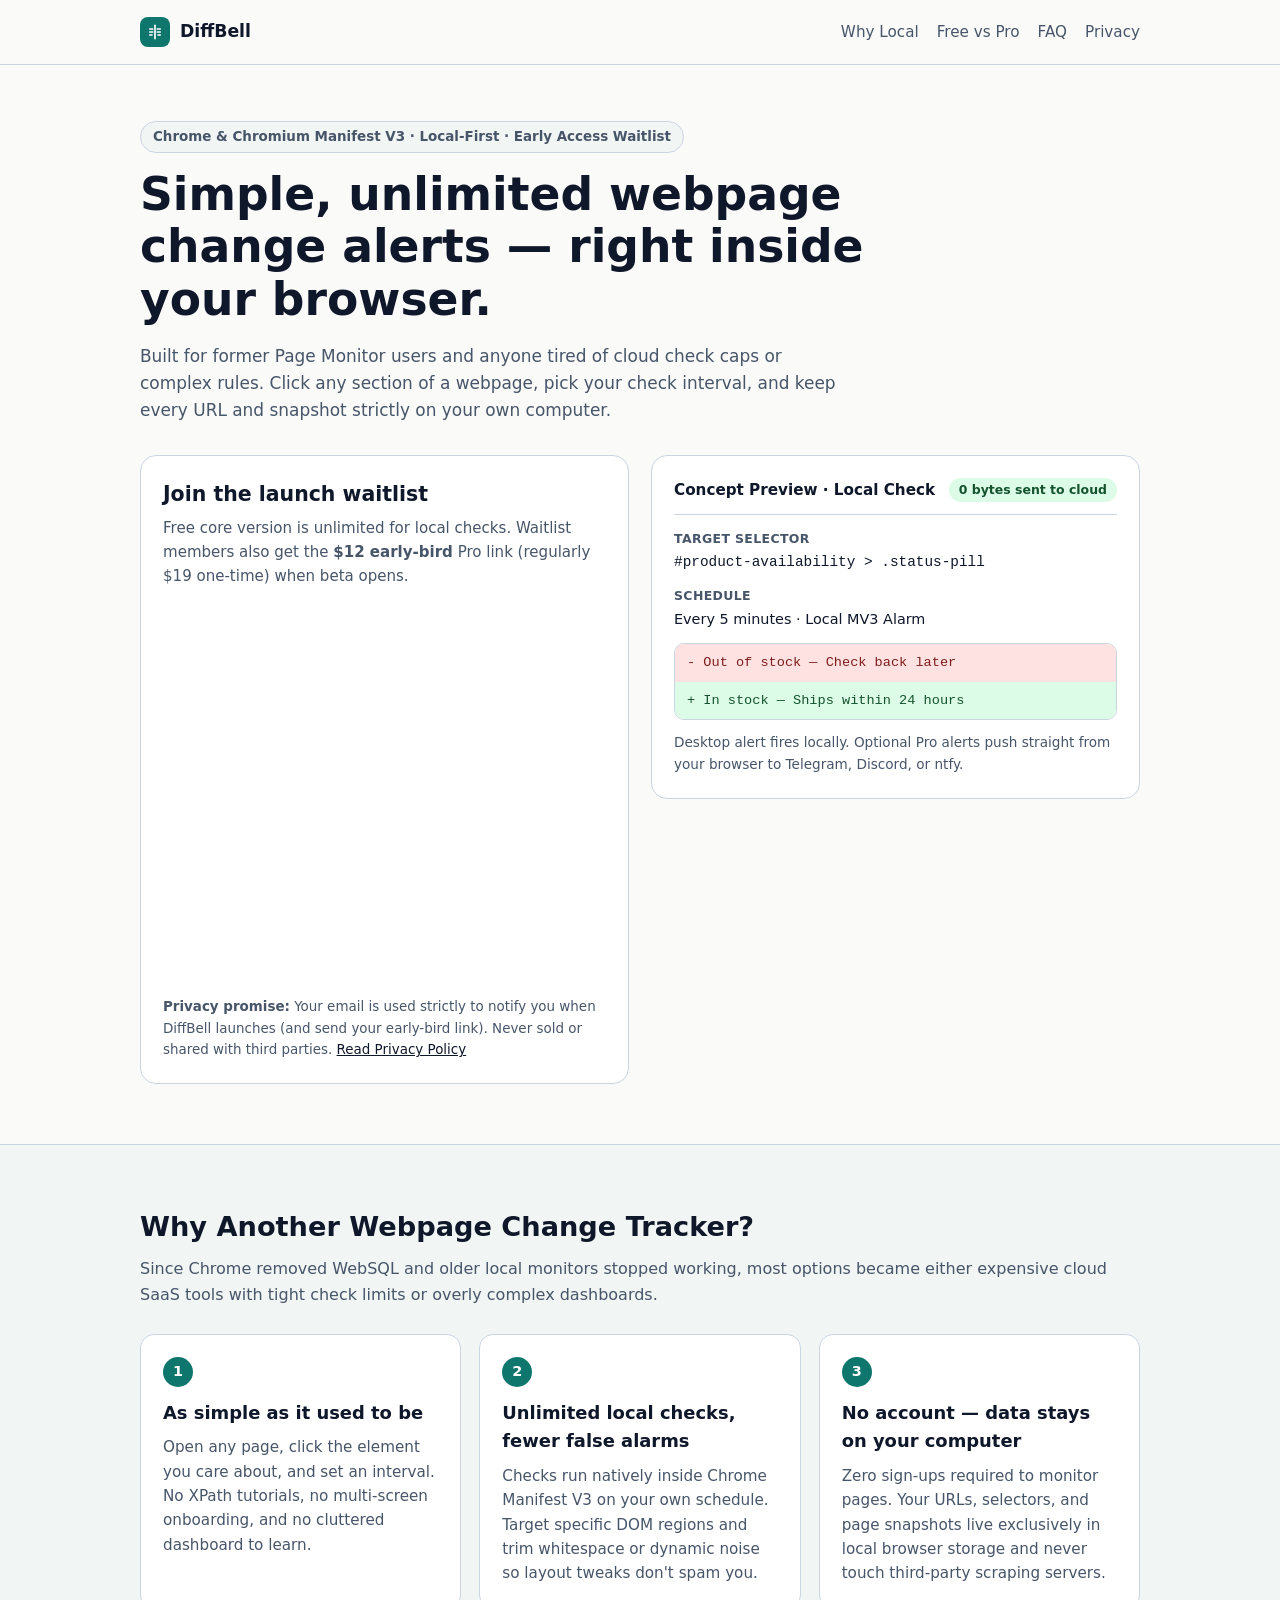
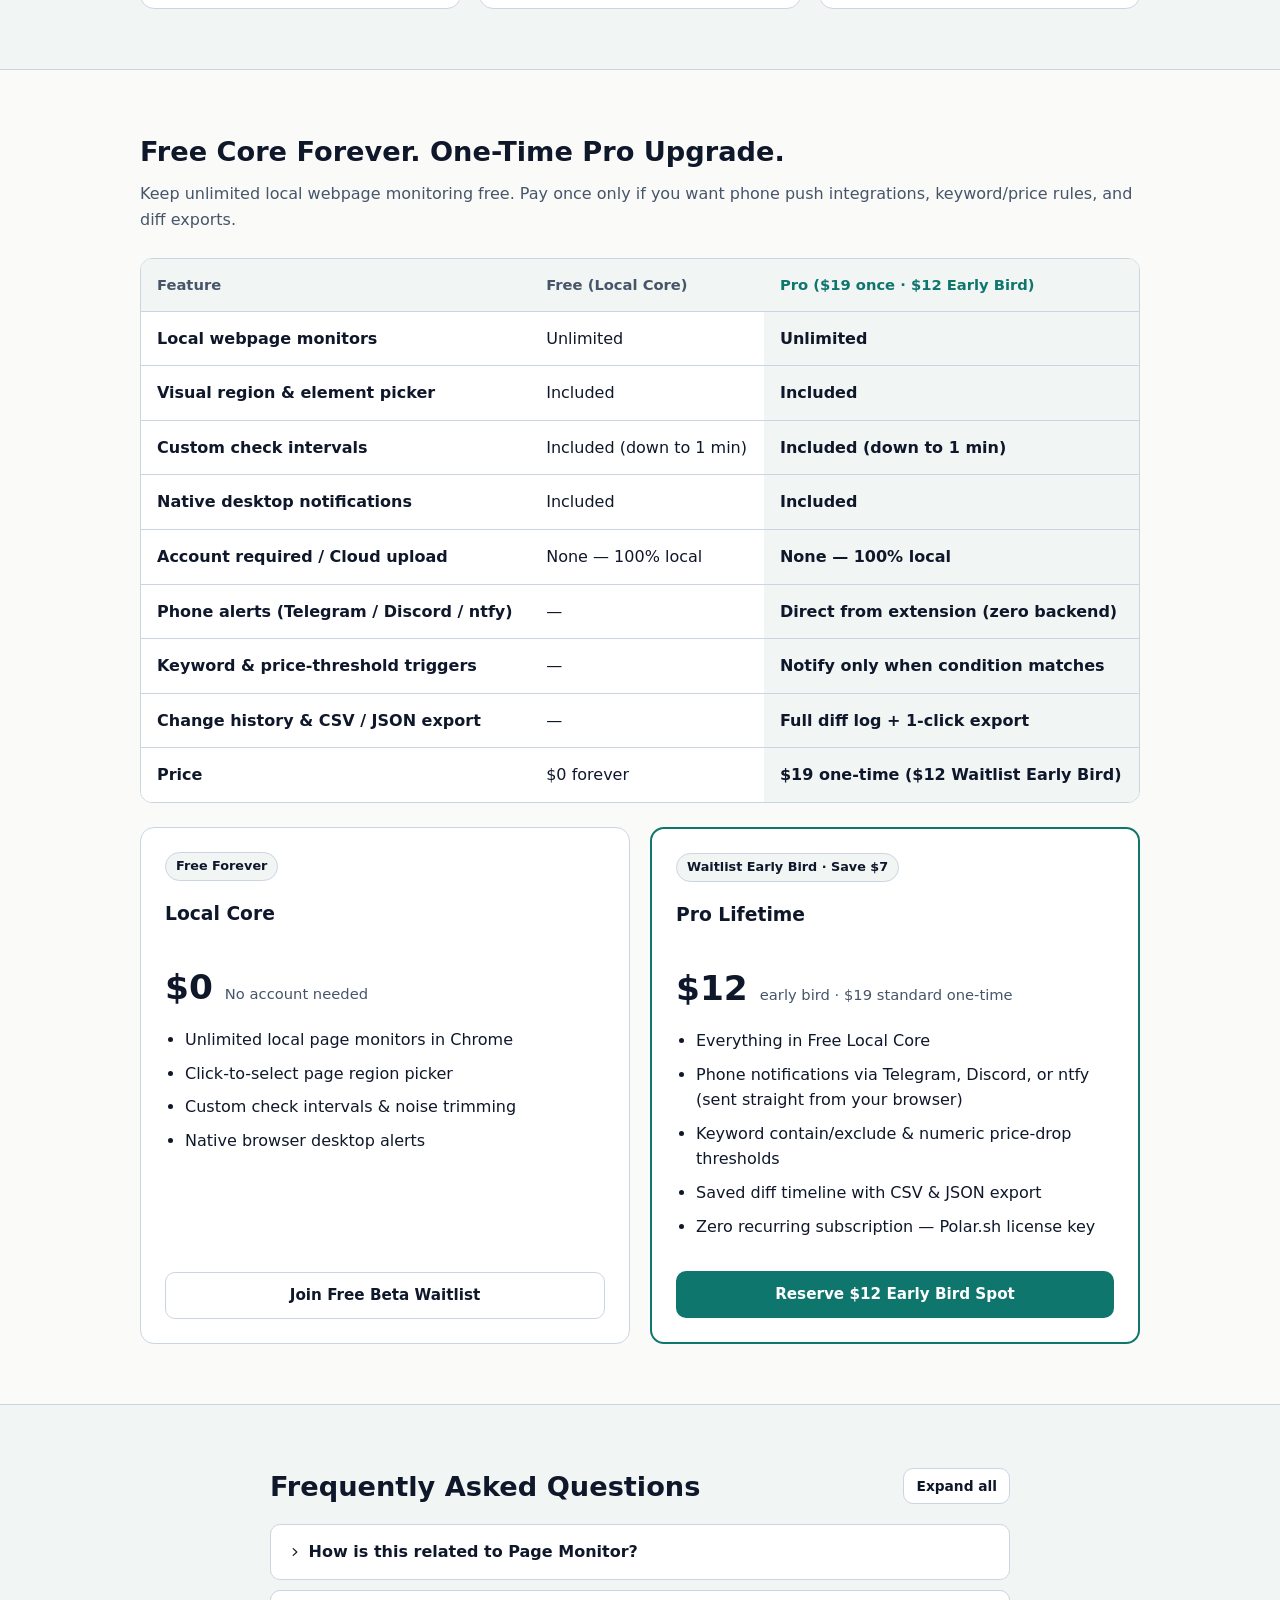
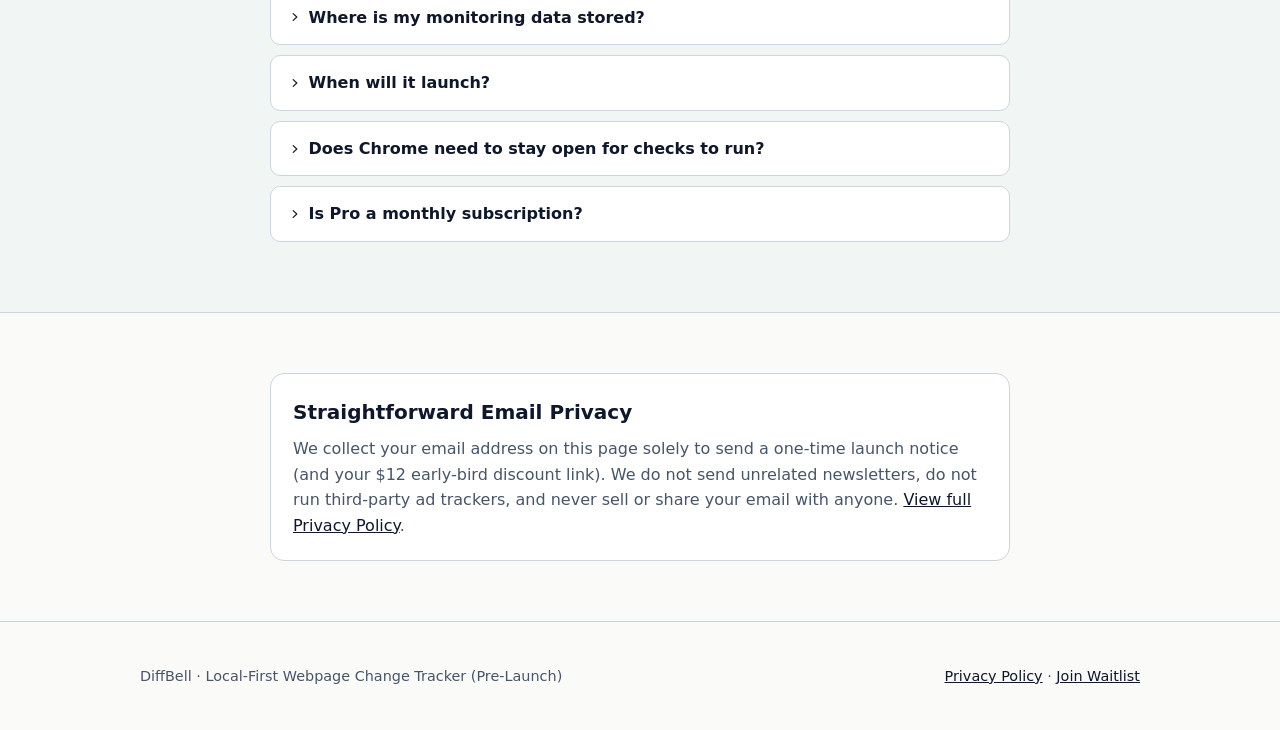
<file: index.html>
<!doctype html>
<html lang="en">
  <head>
    <meta charset="UTF-8" />
    <meta name="viewport" content="width=device-width, initial-scale=1.0" />
    <meta name="color-scheme" content="light dark" />
    <title>DiffBell — Simple, Unlimited Local Webpage Change Alerts for Chrome</title>
    <meta
      name="description"
      content="Track changes on any part of a webpage locally in Chrome (Manifest V3). Unlimited local monitors, no account required, and optional phone alerts."
    />
    <link rel="stylesheet" href="./styles.css" />
  </head>
  <body>
    <header class="site-header">
      <div class="container nav-inner">
        <a href="./index.html" class="brand">
          <span class="brand-mark" aria-hidden="true">
            <svg width="18" height="18" viewBox="0 0 24 24" fill="none" stroke="currentColor" stroke-width="2.2" stroke-linecap="round" stroke-linejoin="round">
              <path d="M12 3v18" />
              <path d="M5 8h4" />
              <path d="M5 12h4" />
              <path d="M5 16h3" />
              <path d="M15 8h4" />
              <path d="M15 12h4" />
              <path d="M16 16h3" />
            </svg>
          </span>
          <span>DiffBell</span>
        </a>
        <nav class="nav-links" aria-label="Primary navigation">
          <a href="#why">Why Local</a>
          <a href="#pricing">Free vs Pro</a>
          <a href="#faq-heading">FAQ</a>
          <a href="./privacy.html">Privacy</a>
        </nav>
      </div>
    </header>

    <main>
      <section id="waitlist" class="hero">
        <div class="container">
          <span class="eyebrow">Chrome &amp; Chromium Manifest V3 · Local-First · Early Access Waitlist</span>
          <h1>Simple, unlimited webpage change alerts — right inside your browser.</h1>
          <p class="hero-sub">
            Built for former Page Monitor users and anyone tired of cloud check caps or complex rules.
            Click any section of a webpage, pick your check interval, and keep every URL and snapshot
            strictly on your own computer.
          </p>

          <div class="hero-grid">
            <div class="waitlist-box">
              <h2>Join the launch waitlist</h2>
              <p class="waitlist-lead">
                Free core version is unlimited for local checks. Waitlist members also get the
                <strong>$12 early-bird</strong> Pro link (regularly $19 one-time) when beta opens.
              </p>

              <!-- =======================================================================
                   TALLY EMBED (DiffBell Beta Waitlist · Form ID: Gel6jz)
                   ======================================================================= -->
              <div id="tally-placeholder" class="tally-placeholder" role="region" aria-label="Tally waitlist form placeholder" hidden>
                <p class="placeholder-badge">Tally Embed Placeholder</p>
                <p class="placeholder-note">
                  Paste your Tally form ID into <code>index.html</code> (or <code>main.js</code>) to
                  activate live email sign-ups. See <code>TALLY_SETUP.md</code> for the 3-minute setup.
                </p>
                <div class="placeholder-preview" aria-hidden="true">
                  <span class="fake-input">you@example.com</span>
                  <span class="btn btn-primary">Notify Me at Launch</span>
                </div>
              </div>

              <iframe
                id="tally-waitlist-iframe"
                data-tally-src="https://tally.so/embed/Gel6jz?alignLeft=1&hideTitle=1&transparentBackground=1&dynamicHeight=1"
                loading="lazy"
                width="100%"
                height="380"
                frameborder="0"
                marginheight="0"
                marginwidth="0"
                title="DiffBell Launch Waitlist Form"
              ></iframe>

              <p class="privacy-micro">
                <strong>Privacy promise:</strong> Your email is used strictly to notify you when
                DiffBell launches (and send your early-bird link). Never sold or shared with
                third parties. <a href="./privacy.html">Read Privacy Policy</a>
              </p>
            </div>

            <aside class="concept-card" aria-label="Concept preview of local webpage diff">
              <div class="concept-head">
                <span class="concept-title">Concept Preview · Local Check</span>
                <span class="concept-badge">0 bytes sent to cloud</span>
              </div>
              <div class="concept-body">
                <div class="concept-row">
                  <span class="concept-label">Target Selector</span>
                  <code>#product-availability &gt; .status-pill</code>
                </div>
                <div class="concept-row">
                  <span class="concept-label">Schedule</span>
                  <span>Every 5 minutes · Local MV3 Alarm</span>
                </div>
                <div class="diff-preview">
                  <div class="diff-line diff-del">- Out of stock — Check back later</div>
                  <div class="diff-line diff-add">+ In stock — Ships within 24 hours</div>
                </div>
                <p class="concept-foot">
                  Desktop alert fires locally. Optional Pro alerts push straight from your browser to
                  Telegram, Discord, or ntfy.
                </p>
              </div>
            </aside>
          </div>
        </div>
      </section>

      <section id="why" class="section section-alt">
        <div class="container">
          <h2>Why Another Webpage Change Tracker?</h2>
          <p class="section-lead">
            Since Chrome removed WebSQL and older local monitors stopped working, most options became
            either expensive cloud SaaS tools with tight check limits or overly complex dashboards.
          </p>

          <div class="card-grid">
            <article class="feature-card">
              <span class="card-num">1</span>
              <h3>As simple as it used to be</h3>
              <p>
                Open any page, click the element you care about, and set an interval. No XPath
                tutorials, no multi-screen onboarding, and no cluttered dashboard to learn.
              </p>
            </article>
            <article class="feature-card">
              <span class="card-num">2</span>
              <h3>Unlimited local checks, fewer false alarms</h3>
              <p>
                Checks run natively inside Chrome Manifest V3 on your own schedule. Target specific DOM
                regions and trim whitespace or dynamic noise so layout tweaks don't spam you.
              </p>
            </article>
            <article class="feature-card">
              <span class="card-num">3</span>
              <h3>No account — data stays on your computer</h3>
              <p>
                Zero sign-ups required to monitor pages. Your URLs, selectors, and page snapshots live
                exclusively in local browser storage and never touch third-party scraping servers.
              </p>
            </article>
          </div>
        </div>
      </section>

      <section id="pricing" class="section">
        <div class="container">
          <h2>Free Core Forever. One-Time Pro Upgrade.</h2>
          <p class="section-lead">
            Keep unlimited local webpage monitoring free. Pay once only if you want phone push
            integrations, keyword/price rules, and diff exports.
          </p>

          <div tabindex="0" role="region" aria-labelledby="compare-caption" class="table-wrap">
            <table class="compare-table">
              <caption id="compare-caption" class="sr-only">
                Comparison of Free Local Plan and Pro One-Time Plan features
              </caption>
              <thead>
                <tr>
                  <th scope="col">Feature</th>
                  <th scope="col">Free (Local Core)</th>
                  <th scope="col" class="col-highlight">Pro ($19 once · $12 Early Bird)</th>
                </tr>
              </thead>
              <tbody>
                <tr>
                  <th scope="row">Local webpage monitors</th>
                  <td>Unlimited</td>
                  <td class="col-highlight"><strong>Unlimited</strong></td>
                </tr>
                <tr>
                  <th scope="row">Visual region &amp; element picker</th>
                  <td>Included</td>
                  <td class="col-highlight"><strong>Included</strong></td>
                </tr>
                <tr>
                  <th scope="row">Custom check intervals</th>
                  <td>Included (down to 1 min)</td>
                  <td class="col-highlight"><strong>Included (down to 1 min)</strong></td>
                </tr>
                <tr>
                  <th scope="row">Native desktop notifications</th>
                  <td>Included</td>
                  <td class="col-highlight"><strong>Included</strong></td>
                </tr>
                <tr>
                  <th scope="row">Account required / Cloud upload</th>
                  <td>None — 100% local</td>
                  <td class="col-highlight"><strong>None — 100% local</strong></td>
                </tr>
                <tr>
                  <th scope="row">Phone alerts (Telegram / Discord / ntfy)</th>
                  <td>—</td>
                  <td class="col-highlight"><strong>Direct from extension (zero backend)</strong></td>
                </tr>
                <tr>
                  <th scope="row">Keyword &amp; price-threshold triggers</th>
                  <td>—</td>
                  <td class="col-highlight"><strong>Notify only when condition matches</strong></td>
                </tr>
                <tr>
                  <th scope="row">Change history &amp; CSV / JSON export</th>
                  <td>—</td>
                  <td class="col-highlight"><strong>Full diff log + 1-click export</strong></td>
                </tr>
                <tr>
                  <th scope="row">Price</th>
                  <td>$0 forever</td>
                  <td class="col-highlight"><strong>$19 one-time ($12 Waitlist Early Bird)</strong></td>
                </tr>
              </tbody>
            </table>
          </div>

          <div class="pricing-grid">
            <article class="price-card">
              <span class="pill">Free Forever</span>
              <h3>Local Core</h3>
              <p class="price">$0 <span class="price-note">No account needed</span></p>
              <ul>
                <li>Unlimited local page monitors in Chrome</li>
                <li>Click-to-select page region picker</li>
                <li>Custom check intervals &amp; noise trimming</li>
                <li>Native browser desktop alerts</li>
              </ul>
              <a href="#waitlist" class="btn btn-secondary btn-full">Join Free Beta Waitlist</a>
            </article>

            <article class="price-card featured">
              <span class="pill">Waitlist Early Bird · Save $7</span>
              <h3>Pro Lifetime</h3>
              <p class="price">
                $12 <span class="price-note">early bird · $19 standard one-time</span>
              </p>
              <ul>
                <li>Everything in Free Local Core</li>
                <li>Phone notifications via Telegram, Discord, or ntfy (sent straight from your browser)</li>
                <li>Keyword contain/exclude &amp; numeric price-drop thresholds</li>
                <li>Saved diff timeline with CSV &amp; JSON export</li>
                <li>Zero recurring subscription — Polar.sh license key</li>
              </ul>
              <a href="#waitlist" class="btn btn-primary btn-full">Reserve $12 Early Bird Spot</a>
            </article>
          </div>
        </div>
      </section>

      <section class="section section-alt">
        <div class="container narrow">
          <section class="accordion" id="faq-accordion" aria-labelledby="faq-heading">
            <div class="faq-header">
              <h2 id="faq-heading">Frequently Asked Questions</h2>
              <button
                type="button"
                class="btn btn-secondary btn-sm"
                commandfor="faq-accordion"
                command="--toggle-all"
                aria-expanded="false"
              >
                <span class="expand">Expand all</span>
                <span class="collapse">Collapse all</span>
              </button>
            </div>

            <details>
              <summary>How is this related to Page Monitor?</summary>
              <div class="faq-body">
                <p>
                  DiffBell is an <strong>independent, unofficial product</strong> built from
                  scratch for Chrome Manifest V3. It is not affiliated with, sponsored by, or
                  endorsed by Page Monitor, Visualping, or Distill. We built it for former Page
                  Monitor users looking for a simple, local-first monitor after Chrome retired
                  WebSQL.
                </p>
              </div>
            </details>

            <details>
              <summary>Where is my monitoring data stored?</summary>
              <div class="faq-body">
                <p>
                  All monitored URLs, selected page regions, check intervals, and change snapshots
                  are stored 100% locally in your browser (using Chrome's local extension storage and
                  IndexedDB). Nothing is uploaded to our servers. When you enable optional Pro phone
                  notifications, your browser sends the alert directly to the Telegram, Discord, or
                  ntfy webhook you configure — with zero middleman backend.
                </p>
              </div>
            </details>

            <details>
              <summary>When will it launch?</summary>
              <div class="faq-body">
                <p>
                  We are currently validating early demand and prioritizing Pro features based on
                  waitlist feedback. Waitlist subscribers will be invited to the first Chrome Web
                  Store beta release and receive the $12 early-bird one-time link before public
                  launch.
                </p>
              </div>
            </details>

            <details>
              <summary>Does Chrome need to stay open for checks to run?</summary>
              <div class="faq-body">
                <p>
                  Yes. Because checks run locally inside Chrome (using Manifest V3 alarms) without a
                  cloud server scraping sites on your behalf, your browser needs to be open on your
                  computer. That local architecture is what lets us offer unlimited monitors for
                  free with complete privacy.
                </p>
              </div>
            </details>

            <details>
              <summary>Is Pro a monthly subscription?</summary>
              <div class="faq-body">
                <p>
                  No. Pro is a <strong>$19 one-time purchase</strong> ($12 early bird for waitlist
                  sign-ups), activated with a Polar.sh license key. No recurring monthly charges.
                </p>
              </div>
            </details>
          </section>
        </div>
      </section>

      <section class="section">
        <div class="container narrow">
          <div class="privacy-banner">
            <h2>Straightforward Email Privacy</h2>
            <p>
              We collect your email address on this page solely to send a one-time launch notice
              (and your $12 early-bird discount link). We do not send unrelated newsletters, do not
              run third-party ad trackers, and never sell or share your email with anyone.
              <a href="./privacy.html">View full Privacy Policy</a>.
            </p>
          </div>
        </div>
      </section>
    </main>

    <footer class="site-footer">
      <div class="container footer-inner">
        <p>DiffBell · Local-First Webpage Change Tracker (Pre-Launch)</p>
        <p>
          <a href="./privacy.html">Privacy Policy</a> ·
          <a href="#waitlist">Join Waitlist</a>
        </p>
      </div>
    </footer>

    <script src="./main.js"></script>
    <script src="https://tally.so/widgets/embed.js" async></script>
  </body>
</html>
</file>
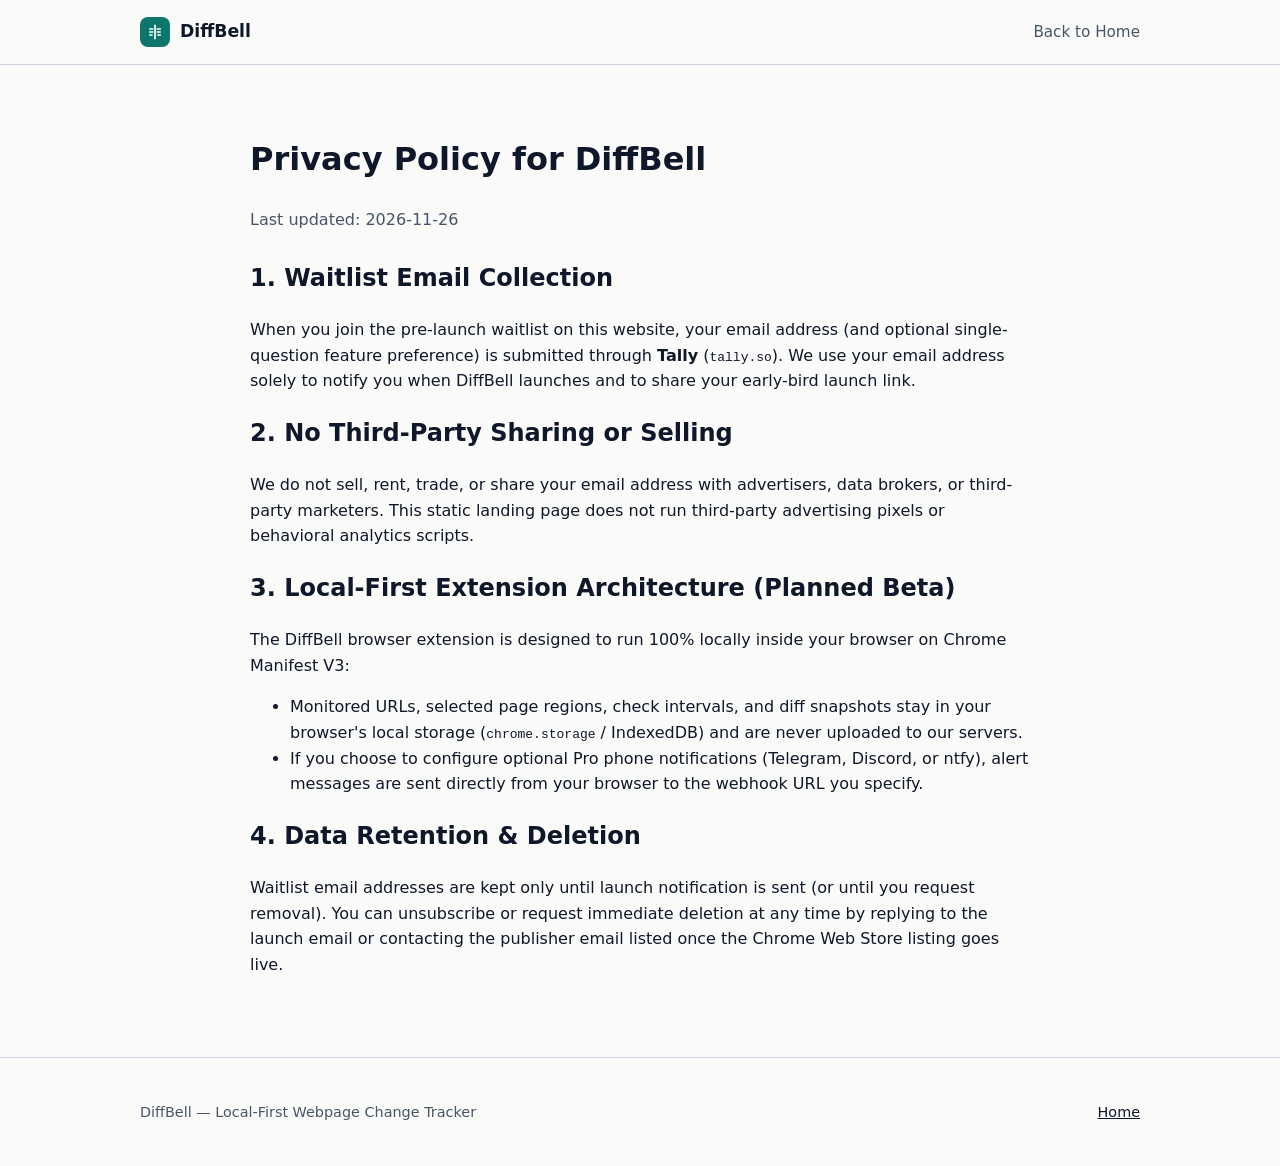
<file: privacy.html>
<!doctype html>
<html lang="en">
  <head>
    <meta charset="UTF-8" />
    <meta name="viewport" content="width=device-width, initial-scale=1.0" />
    <meta name="color-scheme" content="light dark" />
    <title>Privacy Policy — DiffBell</title>
    <link rel="stylesheet" href="./styles.css" />
  </head>
  <body>
    <header class="site-header">
      <div class="container nav-inner">
        <a href="./index.html" class="brand">
          <span class="brand-mark" aria-hidden="true">
            <svg width="18" height="18" viewBox="0 0 24 24" fill="none" stroke="currentColor" stroke-width="2.2" stroke-linecap="round" stroke-linejoin="round">
              <path d="M12 3v18" />
              <path d="M5 8h4" />
              <path d="M5 12h4" />
              <path d="M5 16h3" />
              <path d="M15 8h4" />
              <path d="M15 12h4" />
              <path d="M16 16h3" />
            </svg>
          </span>
          <span>DiffBell</span>
        </a>
        <nav class="nav-links" aria-label="Primary navigation">
          <a href="./index.html">Back to Home</a>
        </nav>
      </div>
    </header>

    <main class="container narrow policy-doc">
      <h1>Privacy Policy for DiffBell</h1>
      <p class="section-lead">Last updated: 2026-11-26</p>

      <h2>1. Waitlist Email Collection</h2>
      <p>
        When you join the pre-launch waitlist on this website, your email address (and optional
        single-question feature preference) is submitted through <strong>Tally</strong>
        (<code>tally.so</code>). We use your email address solely to notify you when DiffBell
        launches and to share your early-bird launch link.
      </p>

      <h2>2. No Third-Party Sharing or Selling</h2>
      <p>
        We do not sell, rent, trade, or share your email address with advertisers, data brokers, or
        third-party marketers. This static landing page does not run third-party advertising pixels
        or behavioral analytics scripts.
      </p>

      <h2>3. Local-First Extension Architecture (Planned Beta)</h2>
      <p>
        The DiffBell browser extension is designed to run 100% locally inside your browser on
        Chrome Manifest V3:
      </p>
      <ul>
        <li>
          Monitored URLs, selected page regions, check intervals, and diff snapshots stay in your
          browser's local storage (<code>chrome.storage</code> / IndexedDB) and are never uploaded to
          our servers.
        </li>
        <li>
          If you choose to configure optional Pro phone notifications (Telegram, Discord, or ntfy),
          alert messages are sent directly from your browser to the webhook URL you specify.
        </li>
      </ul>

      <h2>4. Data Retention &amp; Deletion</h2>
      <p>
        Waitlist email addresses are kept only until launch notification is sent (or until you
        request removal). You can unsubscribe or request immediate deletion at any time by replying
        to the launch email or contacting the publisher email listed once the Chrome Web Store
        listing goes live.
      </p>
    </main>

    <footer class="site-footer">
      <div class="container footer-inner">
        <p>DiffBell — Local-First Webpage Change Tracker</p>
        <p><a href="./index.html">Home</a></p>
      </div>
    </footer>
  </body>
</html>
</file>
<file: styles.css>
:root {
  --bg-light: #fafaf9;
  --bg-dark: #091013;
  --bg-alt-light: #f1f5f4;
  --bg-alt-dark: #0f1b1f;
  --surface-light: #ffffff;
  --surface-dark: #132227;
  --text-light: #0f172a;
  --text-dark: #ecfdf5;
  --muted-light: #475569;
  --muted-dark: #94a3b8;
  --border-light: #cbd5e1;
  --border-dark: #28424b;
  --brand-light: #0f766e;
  --brand-dark: #2dd4bf;
  --brand-text-light: #ffffff;
  --brand-text-dark: #042f2e;
  --hover-light: #e6f4f1;
  --hover-dark: #193138;
  --code-bg-light: #0f172a;
  --code-bg-dark: #04090b;
  --diff-add-bg-light: #dcfce7;
  --diff-add-bg-dark: #052e16;
  --diff-add-text-light: #14532d;
  --diff-add-text-dark: #86efac;
  --diff-del-bg-light: #fee2e2;
  --diff-del-bg-dark: #450a0a;
  --diff-del-text-light: #7f1d1d;
  --diff-del-text-dark: #fca5a5;
  --err-light: #b91c1c;
  --err-dark: #fca5a5;
  --scrollbar-track-light: #e2e8f0;
  --scrollbar-track-dark: #0f1b1f;
  --scrollbar-thumb-light: #64748b;
  --scrollbar-thumb-dark: #64748b;

  --bg: var(--bg-light);
  --bg-alt: var(--bg-alt-light);
  --surface: var(--surface-light);
  --text: var(--text-light);
  --muted: var(--muted-light);
  --border: var(--border-light);
  --brand: var(--brand-light);
  --brand-text: var(--brand-text-light);
  --color-hover: var(--hover-light);
  --code-bg: var(--code-bg-light);
  --diff-add-bg: var(--diff-add-bg-light);
  --diff-add-text: var(--diff-add-text-light);
  --diff-del-bg: var(--diff-del-bg-light);
  --diff-del-text: var(--diff-del-text-light);
  --err: var(--err-light);
  --scrollbar-track: var(--scrollbar-track-light);
  --scrollbar-thumb: var(--scrollbar-thumb-light);

  @media (prefers-color-scheme: dark) {
    --bg: var(--bg-dark);
    --bg-alt: var(--bg-alt-dark);
    --surface: var(--surface-dark);
    --text: var(--text-dark);
    --muted: var(--muted-dark);
    --border: var(--border-dark);
    --brand: var(--brand-dark);
    --brand-text: var(--brand-text-dark);
    --color-hover: var(--hover-dark);
    --code-bg: var(--code-bg-dark);
    --diff-add-bg: var(--diff-add-bg-dark);
    --diff-add-text: var(--diff-add-text-dark);
    --diff-del-bg: var(--diff-del-bg-dark);
    --diff-del-text: var(--diff-del-text-dark);
    --err: var(--err-dark);
    --scrollbar-track: var(--scrollbar-track-dark);
    --scrollbar-thumb: var(--scrollbar-thumb-dark);
  }

  @supports (color: light-dark(white, black)) {
    --bg: light-dark(var(--bg-light), var(--bg-dark));
    --bg-alt: light-dark(var(--bg-alt-light), var(--bg-alt-dark));
    --surface: light-dark(var(--surface-light), var(--surface-dark));
    --text: light-dark(var(--text-light), var(--text-dark));
    --muted: light-dark(var(--muted-light), var(--muted-dark));
    --border: light-dark(var(--border-light), var(--border-dark));
    --brand: light-dark(var(--brand-light), var(--brand-dark));
    --brand-text: light-dark(var(--brand-text-light), var(--brand-text-dark));
    --color-hover: light-dark(var(--hover-light), var(--hover-dark));
    --code-bg: light-dark(var(--code-bg-light), var(--code-bg-dark));
    --diff-add-bg: light-dark(var(--diff-add-bg-light), var(--diff-add-bg-dark));
    --diff-add-text: light-dark(var(--diff-add-text-light), var(--diff-add-text-dark));
    --diff-del-bg: light-dark(var(--diff-del-bg-light), var(--diff-del-bg-dark));
    --diff-del-text: light-dark(var(--diff-del-text-light), var(--diff-del-text-dark));
    --err: light-dark(var(--err-light), var(--err-dark));
    --scrollbar-track: light-dark(var(--scrollbar-track-light), var(--scrollbar-track-dark));
    --scrollbar-thumb: light-dark(var(--scrollbar-thumb-light), var(--scrollbar-thumb-dark));
  }

  color-scheme: light dark;
  accent-color: var(--brand);
  scrollbar-color: var(--scrollbar-thumb) var(--scrollbar-track);
}

@supports not (scrollbar-color: auto) {
  html::-webkit-scrollbar,
  .table-wrap::-webkit-scrollbar {
    width: 12px;
    height: 12px;
  }

  html::-webkit-scrollbar-thumb,
  .table-wrap::-webkit-scrollbar-thumb {
    background: var(--scrollbar-thumb);
  }

  html::-webkit-scrollbar-track,
  .table-wrap::-webkit-scrollbar-track {
    background: var(--scrollbar-track);
  }
}

*,
*::before,
*::after {
  box-sizing: border-box;
}

body {
  margin: 0;
  font-family: system-ui, -apple-system, BlinkMacSystemFont, "Segoe UI", Roboto, sans-serif;
  line-height: 1.6;
  background-color: var(--bg);
  color: var(--text);
}

:is(a, button, input, summary):focus-visible {
  outline: 3px solid var(--brand);
  outline-offset: 2px;
}

.container {
  max-width: 1040px;
  margin: 0 auto;
  padding: 0 20px;
}

.container.narrow {
  max-width: 780px;
}

.sr-only {
  position: absolute;
  width: 1px;
  height: 1px;
  padding: 0;
  margin: -1px;
  overflow: hidden;
  clip-path: inset(50%);
  white-space: nowrap;
  border: 0;
}

.site-header {
  border-bottom: 1px solid var(--border);
  background: var(--bg);
}

.nav-inner {
  display: flex;
  align-items: center;
  justify-content: space-between;
  gap: 16px;
  min-height: 64px;
}

.brand {
  display: inline-flex;
  align-items: center;
  gap: 10px;
  font-weight: 800;
  font-size: 1.08rem;
  color: var(--text);
  text-decoration: none;
}

.brand-mark {
  display: inline-grid;
  place-items: center;
  width: 30px;
  height: 30px;
  border-radius: 8px;
  background: var(--brand);
  color: var(--brand-text);
}

.nav-links {
  display: flex;
  flex-wrap: wrap;
  gap: 18px;
}

.nav-links a {
  color: var(--muted);
  text-decoration: none;
  font-size: 0.95rem;
  font-weight: 500;
}

.nav-links a:hover {
  color: var(--text);
}

.hero {
  padding: 56px 0 60px;
}

.eyebrow {
  display: inline-block;
  padding: 4px 12px;
  border-radius: 999px;
  border: 1px solid var(--border);
  background: var(--bg-alt);
  color: var(--muted);
  font-size: 0.84rem;
  font-weight: 600;
  margin-bottom: 16px;
}

.hero h1 {
  font-size: clamp(1.9rem, 4vw, 2.85rem);
  line-height: 1.16;
  margin: 0 0 16px;
  max-width: 780px;
}

.hero-sub {
  max-width: 700px;
  margin: 0 0 30px;
  color: var(--muted);
  font-size: 1.06rem;
}

.hero-grid {
  display: grid;
  grid-template-columns: repeat(auto-fit, minmax(310px, 1fr));
  gap: 22px;
  align-items: start;
}

.waitlist-box,
.concept-card {
  border: 1px solid var(--border);
  border-radius: 16px;
  background: var(--surface);
  padding: 22px;
}

.waitlist-box h2 {
  margin: 0 0 6px;
  font-size: 1.28rem;
}

.waitlist-lead {
  margin: 0 0 16px;
  color: var(--muted);
  font-size: 0.94rem;
}

.tally-placeholder {
  border: 2px dashed var(--brand);
  border-radius: 12px;
  background: var(--bg-alt);
  padding: 16px;
}

.placeholder-badge {
  display: inline-block;
  margin: 0 0 8px;
  padding: 2px 10px;
  border-radius: 999px;
  background: var(--brand);
  color: var(--brand-text);
  font-size: 0.78rem;
  font-weight: 700;
}

.placeholder-note {
  margin: 0 0 12px;
  font-size: 0.88rem;
  color: var(--muted);
}

.placeholder-preview {
  display: flex;
  flex-wrap: wrap;
  gap: 8px;
  opacity: 0.72;
}

.fake-input {
  flex: 1 1 190px;
  min-height: 44px;
  display: flex;
  align-items: center;
  padding: 0 12px;
  border-radius: 10px;
  border: 1px solid var(--border);
  background: var(--surface);
  color: var(--muted);
  font-size: 0.95rem;
}

.privacy-micro {
  margin: 12px 0 0;
  font-size: 0.84rem;
  color: var(--muted);
}

.privacy-micro a {
  color: var(--text);
}

.concept-head {
  display: flex;
  align-items: center;
  justify-content: space-between;
  gap: 10px;
  padding-bottom: 12px;
  margin-bottom: 14px;
  border-bottom: 1px solid var(--border);
}

.concept-title {
  font-weight: 700;
  font-size: 0.95rem;
}

.concept-badge {
  padding: 2px 10px;
  border-radius: 999px;
  background: var(--diff-add-bg);
  color: var(--diff-add-text);
  font-size: 0.78rem;
  font-weight: 700;
}

.concept-row {
  display: flex;
  flex-direction: column;
  gap: 2px;
  margin-bottom: 12px;
  font-size: 0.9rem;
}

.concept-label {
  font-size: 0.78rem;
  font-weight: 700;
  text-transform: uppercase;
  letter-spacing: 0.03em;
  color: var(--muted);
}

.diff-preview {
  border-radius: 10px;
  overflow: hidden;
  border: 1px solid var(--border);
  font-family: ui-monospace, SFMono-Regular, Menlo, Consolas, monospace;
  font-size: 0.85rem;
}

.diff-line {
  padding: 8px 12px;
}

.diff-del {
  background: var(--diff-del-bg);
  color: var(--diff-del-text);
}

.diff-add {
  background: var(--diff-add-bg);
  color: var(--diff-add-text);
}

.concept-foot {
  margin: 12px 0 0;
  font-size: 0.85rem;
  color: var(--muted);
}

.section {
  padding: 60px 0;
}

.section-alt {
  background: var(--bg-alt);
  border-top: 1px solid var(--border);
  border-bottom: 1px solid var(--border);
}

.section h2 {
  font-size: 1.7rem;
  margin: 0 0 8px;
}

.section-lead {
  color: var(--muted);
  margin: 0 0 26px;
}

.card-grid {
  display: grid;
  grid-template-columns: repeat(auto-fit, minmax(260px, 1fr));
  gap: 18px;
}

.feature-card {
  border: 1px solid var(--border);
  border-radius: 14px;
  background: var(--surface);
  padding: 22px;
}

.card-num {
  display: inline-grid;
  place-items: center;
  width: 30px;
  height: 30px;
  border-radius: 999px;
  background: var(--brand);
  color: var(--brand-text);
  font-weight: 800;
  font-size: 0.9rem;
}

.feature-card h3 {
  margin: 12px 0 8px;
  font-size: 1.12rem;
}

.feature-card p {
  margin: 0;
  color: var(--muted);
  font-size: 0.95rem;
}

.btn {
  display: inline-flex;
  align-items: center;
  justify-content: center;
  min-height: 44px;
  padding: 10px 18px;
  border-radius: 10px;
  font: inherit;
  font-weight: 600;
  font-size: 0.95rem;
  text-decoration: none;
  border: 1px solid var(--border);
  cursor: pointer;
  background: var(--surface);
  color: var(--text);
}

.btn-sm {
  min-height: 36px;
  padding: 6px 12px;
  font-size: 0.86rem;
}

.btn-full {
  width: 100%;
}

.btn-primary {
  background: var(--brand);
  color: var(--brand-text);
  border-color: transparent;
}

.btn-secondary:hover {
  background: var(--color-hover);
  border-color: var(--brand);
}

/* Responsive table with container query stacked mobile layout */
.table-wrap {
  overflow: auto;
  max-inline-size: 100%;
  container-type: inline-size;
  border: 1px solid var(--border);
  border-radius: 12px;
  background: var(--surface);
  margin-bottom: 24px;
}

table {
  width: 100%;
  border-collapse: separate;
  border-spacing: 0;
  text-align: left;
}

thead {
  position: sticky;
  inset-block-start: 0;
  z-index: 1;
  background: var(--bg-alt);
}

th,
td {
  padding: 14px 16px;
  border-bottom: 1px solid var(--border);
  vertical-align: top;
}

tbody tr:last-child th,
tbody tr:last-child td {
  border-bottom: none;
}

thead th {
  font-size: 0.92rem;
  color: var(--muted);
  background: var(--bg-alt);
}

tbody th {
  position: sticky;
  inset-inline-start: 0;
  font-weight: 700;
  color: var(--text);
  background: var(--surface);
}

.col-highlight {
  background: var(--bg-alt);
  color: var(--text);
}

thead th.col-highlight {
  color: var(--brand);
  font-weight: 800;
}

@container (width < 640px) {
  .compare-table,
  .compare-table thead,
  .compare-table tbody,
  .compare-table tr,
  .compare-table th,
  .compare-table td {
    display: block;
  }

  .compare-table thead {
    display: none;
  }

  .compare-table tr {
    margin-block-end: 1rem;
    border: 1px solid var(--border);
    border-radius: 10px;
    overflow: hidden;
  }

  .compare-table tr:last-child {
    margin-block-end: 0;
  }

  .compare-table tbody th {
    position: sticky;
    inset-block-start: 0;
    z-index: 2;
    background: var(--bg-alt);
  }

  .compare-table {
    --label-2: "Free (Local Core)";
    --label-3: "Pro ($19 once / $12 Early Bird)";
  }

  .compare-table td::before {
    font-weight: 700;
    color: var(--muted);
  }

  .compare-table td:nth-child(2)::before {
    content: var(--label-2) ": ";
  }

  .compare-table td:nth-child(3)::before {
    content: var(--label-3) ": ";
    color: var(--brand);
  }
}

.pricing-grid {
  display: grid;
  grid-template-columns: repeat(auto-fit, minmax(280px, 1fr));
  gap: 20px;
}

.price-card {
  padding: 24px;
  border-radius: 14px;
  border: 1px solid var(--border);
  background: var(--surface);
  display: flex;
  flex-direction: column;
}

.price-card.featured {
  border: 2px solid var(--brand);
}

.pill {
  align-self: flex-start;
  padding: 3px 10px;
  border-radius: 999px;
  background: var(--bg-alt);
  border: 1px solid var(--border);
  font-size: 0.8rem;
  font-weight: 600;
}

.price {
  font-size: 2.15rem;
  font-weight: 800;
  margin: 12px 0;
}

.price-note {
  font-size: 0.92rem;
  font-weight: 500;
  color: var(--muted);
}

.price-card ul {
  padding-left: 20px;
  margin: 0 0 24px;
  flex: 1;
}

.price-card li {
  margin-bottom: 8px;
}

/* Embedded Tally waitlist iframe */
#tally-waitlist-iframe {
  display: block;
  width: 100%;
  border: 0;
}

/* Accessible FAQ Accordion using native <details> + ::details-content */
.faq-header {
  display: flex;
  align-items: center;
  justify-content: space-between;
  gap: 12px;
  margin-bottom: 16px;
}

.faq-header h2 {
  margin: 0;
}

[command="--toggle-all"][aria-expanded="true"] .expand,
[command="--toggle-all"][aria-expanded="false"] .collapse {
  display: none;
}

.accordion details {
  border: 1px solid var(--border);
  border-radius: 10px;
  background: var(--surface);
  margin-bottom: 10px;
}

.accordion summary {
  list-style: none;
  display: flex;
  align-items: center;
  gap: 0.5ch;
  padding: 14px 16px;
  font-weight: 600;
}

.accordion summary::-webkit-details-marker {
  display: none;
}

.accordion summary:where(:not([aria-disabled="true"])) {
  cursor: pointer;
}

.accordion summary:where(:not([aria-disabled="true"])):hover {
  background: var(--color-hover);
}

.accordion summary::before {
  content: "";
  inline-size: 1em;
  block-size: 1em;
  flex-shrink: 0;
  background-color: currentColor;
  mask: url("data:image/svg+xml,%3Csvg xmlns='http://www.w3.org/2000/svg' viewBox='0 0 20 20' fill='currentColor'%3E%3Cpath fill-rule='evenodd' d='M5.23 7.21a.75.75 0 011.06.02L10 11.168l3.71-3.938a.75.75 0 111.08 1.04l-4.25 4.5a.75.75 0 01-1.08 0l-4.25-4.5a.75.75 0 01.02-1.06z' clip-rule='evenodd'/%3E%3C/svg%3E")
    no-repeat center / contain;
  rotate: -90deg;
}

.accordion summary:dir(rtl)::before {
  rotate: 90deg;
}

.accordion details[open] > summary::before {
  rotate: 0deg;
}

.accordion details::details-content {
  interpolate-size: allow-keywords;
  overflow: clip;
  contain: layout;
}

.accordion details:not([open])::details-content {
  block-size: 0;
}

@media (prefers-reduced-motion: no-preference) {
  .accordion summary::before {
    transition: rotate 0.2s;
  }

  .accordion details::details-content {
    transition: block-size, content-visibility, display;
    transition-duration: 0.3s;
    transition-timing-function: ease-in-out;
    transition-behavior: allow-discrete;
  }
}

.faq-body {
  padding: 0 16px 14px 36px;
  color: var(--muted);
}

.faq-body p {
  margin: 0;
}

.privacy-banner {
  border: 1px solid var(--border);
  border-radius: 14px;
  background: var(--surface);
  padding: 22px;
}

.privacy-banner h2 {
  margin: 0 0 8px;
  font-size: 1.25rem;
}

.privacy-banner p {
  margin: 0;
  color: var(--muted);
}

.privacy-banner a {
  color: var(--text);
}

.site-footer {
  padding: 28px 0;
  border-top: 1px solid var(--border);
  color: var(--muted);
  font-size: 0.9rem;
}

.footer-inner {
  display: flex;
  flex-wrap: wrap;
  justify-content: space-between;
  gap: 12px;
}

.footer-inner a {
  color: var(--text);
}

.policy-doc {
  padding: 48px 0 64px;
}
</file>
